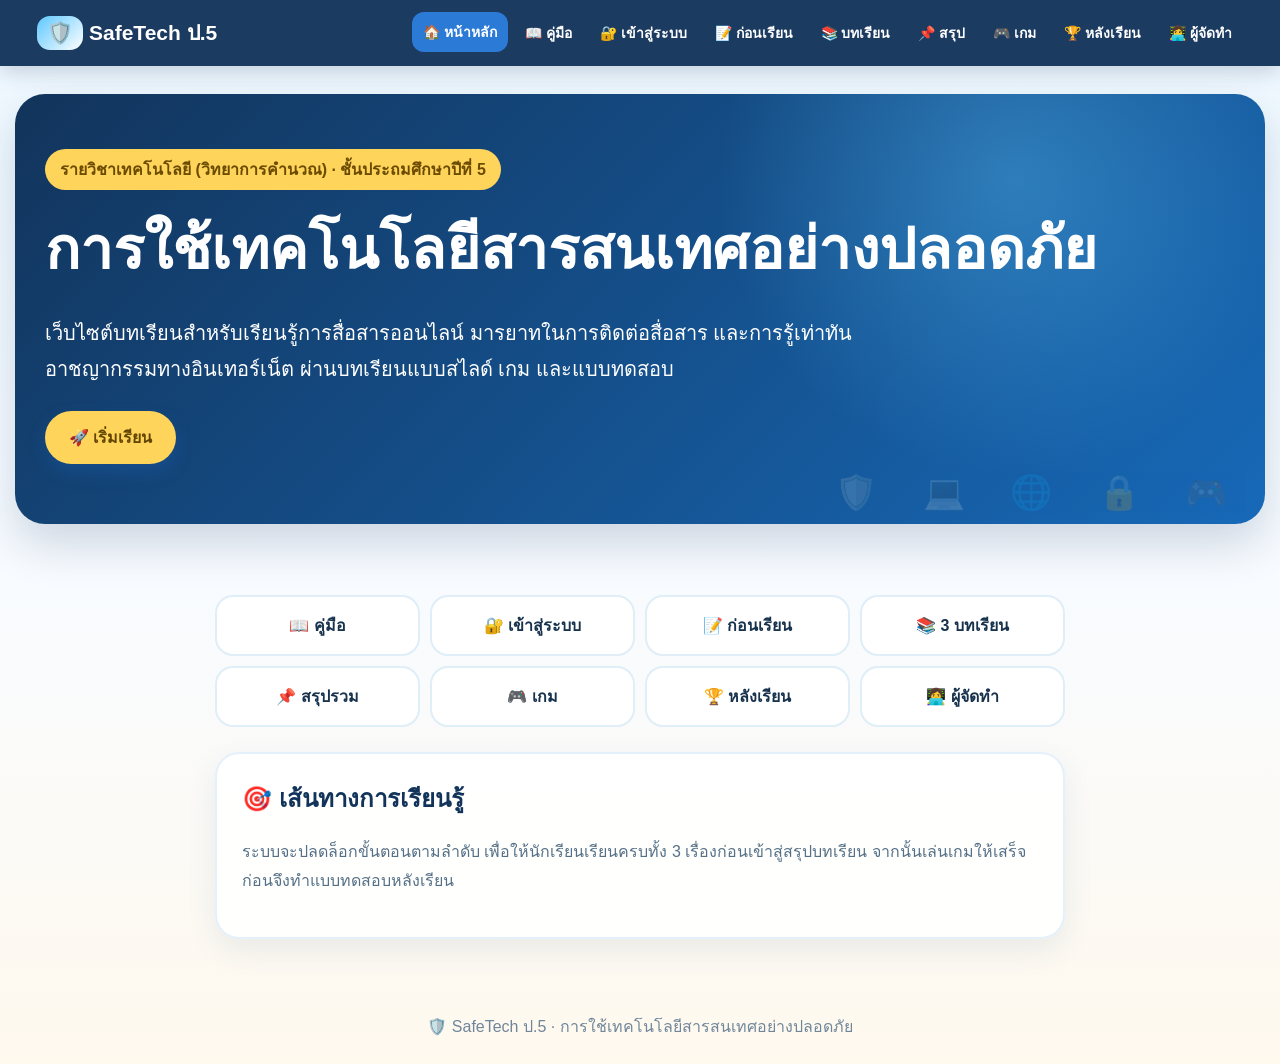
<file: index.html>
<!doctype html><html lang="th"><head><meta charset="UTF-8"><meta name="viewport" content="width=device-width,initial-scale=1.0"><title>SafeTech ป.5</title><link rel="stylesheet" href="style.css"></head><body><header class="header"><div class="header-inner"><div class="logo"><span>🛡️</span>SafeTech ป.5</div><nav class="nav"><a class="active" href="index.html">🏠 หน้าหลัก</a><a href="manual.html">📖 คู่มือ</a><a href="login.html">🔐 เข้าสู่ระบบ</a><a href="pretest.html">📝 ก่อนเรียน</a><a href="lessons.html">📚 บทเรียน</a><a href="summary.html">📌 สรุป</a><a href="game.html">🎮 เกม</a><a href="posttest.html">🏆 หลังเรียน</a><a href="creator.html">👩‍💻 ผู้จัดทำ</a></nav></div></header><main class="hero"><div class="hero-badge">รายวิชาเทคโนโลยี (วิทยาการคำนวณ) · ชั้นประถมศึกษาปีที่ 5</div><h1>การใช้เทคโนโลยีสารสนเทศอย่างปลอดภัย</h1><p>เว็บไซต์บทเรียนสำหรับเรียนรู้การสื่อสารออนไลน์ มารยาทในการติดต่อสื่อสาร และการรู้เท่าทันอาชญากรรมทางอินเทอร์เน็ต ผ่านบทเรียนแบบสไลด์ เกม และแบบทดสอบ</p><div class="btn-row" style="justify-content:flex-start"><a class="btn yellow" href="manual.html">🚀 เริ่มเรียน</a></div></main><section class="container"><div class="route-box"><div class="route"><div>📖 คู่มือ</div><div>🔐 เข้าสู่ระบบ</div><div>📝 ก่อนเรียน</div><div>📚 3 บทเรียน</div><div>📌 สรุปรวม</div><div>🎮 เกม</div><div>🏆 หลังเรียน</div><div>👩‍💻 ผู้จัดทำ</div></div><div class="card"><h2>🎯 เส้นทางการเรียนรู้</h2><p>ระบบจะปลดล็อกขั้นตอนตามลำดับ เพื่อให้นักเรียนเรียนครบทั้ง 3 เรื่องก่อนเข้าสู่สรุปบทเรียน จากนั้นเล่นเกมให้เสร็จก่อนจึงทำแบบทดสอบหลังเรียน</p></div></div></section><footer class="footer">🛡️ SafeTech ป.5 · การใช้เทคโนโลยีสารสนเทศอย่างปลอดภัย</footer></body></html>
</file>
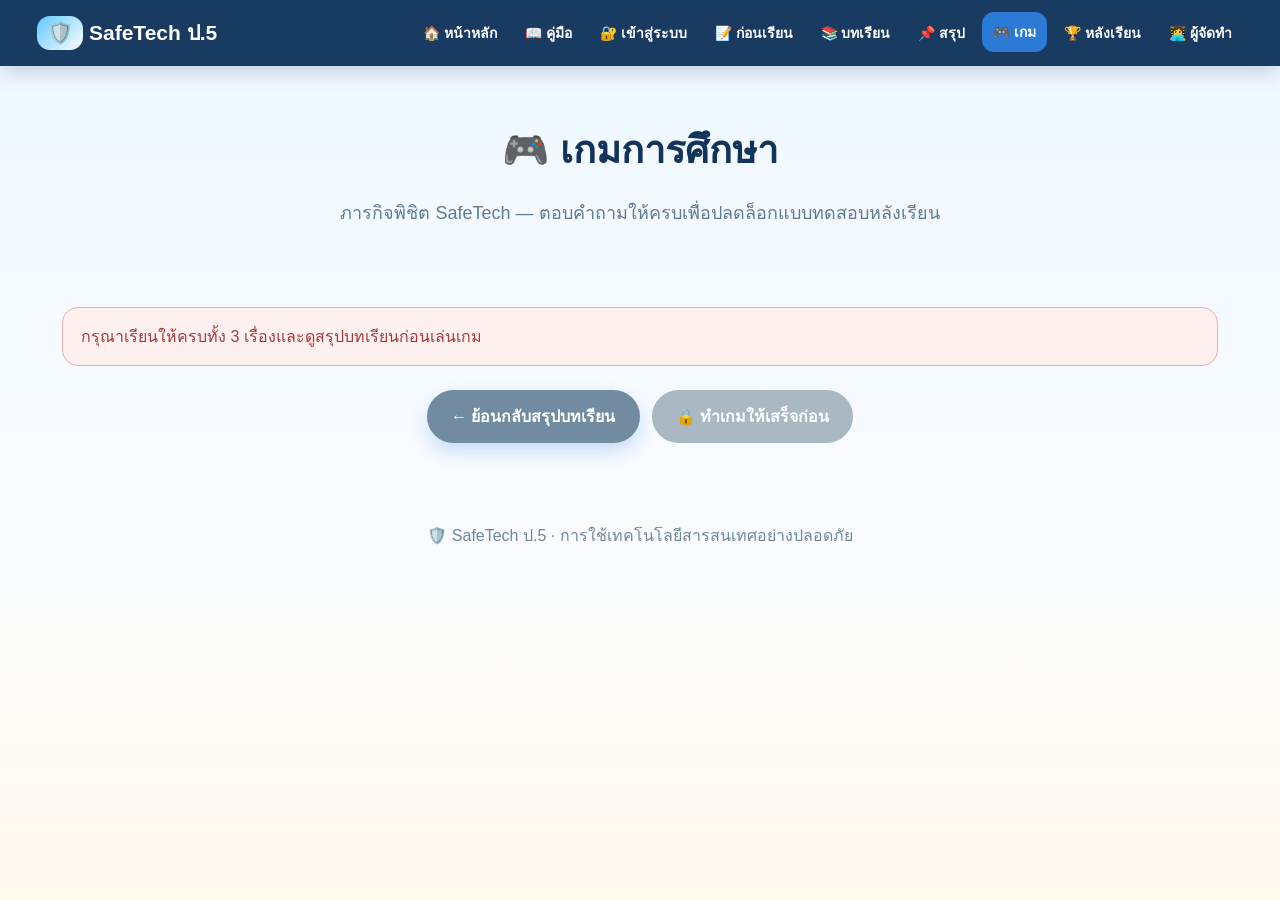
<file: game.html>
<!doctype html><html lang="th"><head><meta charset="UTF-8"><meta name="viewport" content="width=device-width,initial-scale=1.0"><title>เกมการศึกษา | SafeTech</title><link rel="stylesheet" href="style.css"></head><body><header class="header"><div class="header-inner"><div class="logo"><span>🛡️</span>SafeTech ป.5</div><nav class="nav"><a href="index.html">🏠 หน้าหลัก</a><a href="manual.html">📖 คู่มือ</a><a href="login.html">🔐 เข้าสู่ระบบ</a><a href="pretest.html">📝 ก่อนเรียน</a><a href="lessons.html">📚 บทเรียน</a><a href="summary.html">📌 สรุป</a><a class="active" href="game.html">🎮 เกม</a><a href="posttest.html">🏆 หลังเรียน</a><a href="creator.html">👩‍💻 ผู้จัดทำ</a></nav></div></header><main class="page-title"><h1>🎮 เกมการศึกษา</h1><p>ภารกิจพิชิต SafeTech — ตอบคำถามให้ครบเพื่อปลดล็อกแบบทดสอบหลังเรียน</p></main><section class="container"><div class="notice" id="gate"></div><div id="game" class="game-board"></div><div class="btn-row"><a class="btn back" href="summary.html">← ย้อนกลับสรุปบทเรียน</a><a class="btn green disabled" id="postBtn" href="#">🔒 ทำเกมให้เสร็จก่อน</a></div></section><script>const ready=localStorage.getItem('lesson1Done')==='1'&&localStorage.getItem('lesson2Done')==='1'&&localStorage.getItem('lesson3Done')==='1';if(!ready){gate.className='notice error';gate.textContent='กรุณาเรียนให้ครบทั้ง 3 เรื่องและดูสรุปบทเรียนก่อนเล่นเกม';document.getElementById('game').style.display='none'}else{gate.className='notice success';gate.textContent='เริ่มภารกิจได้เลย! ตอบให้ครบทุกข้อ';const data=[['ข้อ 1','ก่อนส่งข้อความออนไลน์ควรทำสิ่งใด?',['คิดและตรวจข้อความก่อนส่ง','ส่งทันที','ใช้คำหยาบ','เผยแพร่ต่อทันที'],0],['ข้อ 2','เมื่อเห็นความคิดเห็นต่างจากเรา ควรทำอย่างไร?',['เคารพและตอบอย่างสุภาพ','ล้อเลียน','โกรธและด่ากลับ','เผยแพร่ข้อมูลส่วนตัว'],0],['ข้อ 3','หากพบลิงก์น่าสงสัยควรทำอย่างไร?',['ไม่กดและตรวจสอบก่อน','กดทันที','กรอกข้อมูลทันที','ส่งต่อให้ทุกคน'],0],['ข้อ 4','ข้อมูลใดควรระวังเป็นพิเศษ?',['ข้อมูลส่วนตัวและรหัสผ่าน','สีที่ชอบ','ชื่อวิชา','จำนวนดินสอ'],0],['ข้อ 5','การเผยแพร่ข่าวโดยไม่ตรวจสอบอาจทำให้เกิดอะไร?',['ข้อมูลผิดถูกส่งต่อ','อินเทอร์เน็ตเร็วขึ้น','เครื่องชาร์จเร็วขึ้น','หน้าจอสว่างขึ้น'],0],['ข้อ 6','มารยาทออนไลน์ที่ดีคืออะไร?',['คิดถึงความรู้สึกผู้อื่น','รบกวนผู้อื่นตลอดเวลา','ส่งสแปม','ใช้คำหยาบ'],0]];let done=0;data.forEach((x,k)=>{const d=document.createElement('div');d.className='game-card';d.innerHTML='<h3>'+x[0]+' · '+x[1]+'</h3>'+x[2].map((o,i)=>'<button data-i="'+i+'">'+String.fromCharCode(65+i)+'. '+o+'</button>').join('');d.querySelectorAll('button').forEach(b=>b.onclick=()=>{if(d.dataset.done)return;d.dataset.done='1';let i=+b.dataset.i;if(i===x[3]){b.classList.add('correct');done++;}else{b.classList.add('wrong');d.querySelectorAll('button')[x[3]].classList.add('correct');done++;}if(done===data.length){localStorage.setItem('gameDone','1');postBtn.classList.remove('disabled');postBtn.href='posttest.html';postBtn.textContent='ไปแบบทดสอบหลังเรียน →';gate.textContent='🎉 ผ่านภารกิจเกมการศึกษาแล้ว สามารถทำแบบทดสอบหลังเรียนได้';gate.className='notice success'}});game.appendChild(d)})}</script><footer class="footer">🛡️ SafeTech ป.5 · การใช้เทคโนโลยีสารสนเทศอย่างปลอดภัย</footer></body></html>
</file>
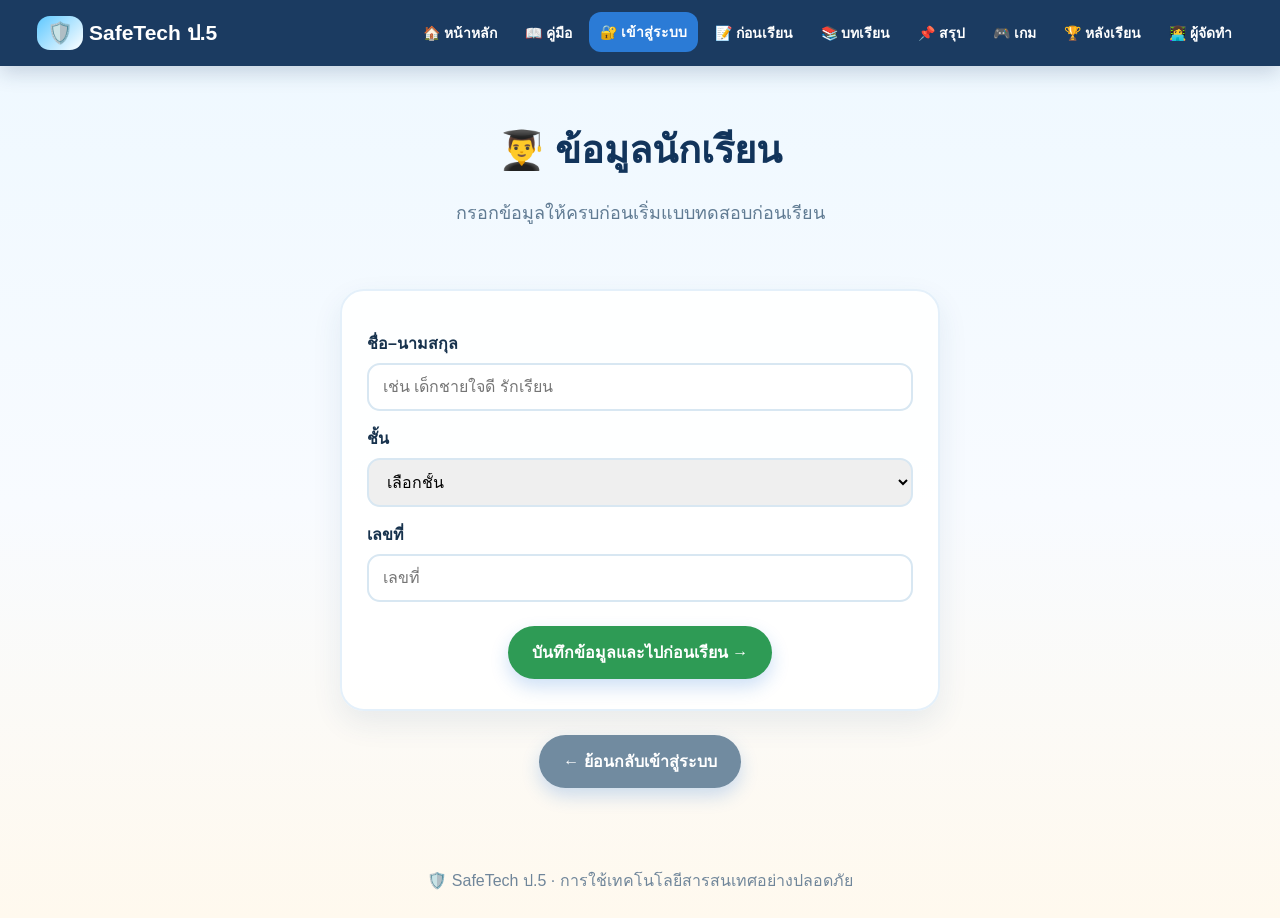
<file: lessons.html>
<!doctype html><html lang="th"><head><meta charset="UTF-8"><meta name="viewport" content="width=device-width,initial-scale=1.0"><title>บทเรียน | SafeTech</title><link rel="stylesheet" href="style.css"></head><body><header class="header"><div class="header-inner"><div class="logo"><span>🛡️</span>SafeTech ป.5</div><nav class="nav"><a href="index.html">🏠 หน้าหลัก</a><a href="manual.html">📖 คู่มือ</a><a href="login.html">🔐 เข้าสู่ระบบ</a><a href="pretest.html">📝 ก่อนเรียน</a><a class="active" href="lessons.html">📚 บทเรียน</a><a href="summary.html">📌 สรุป</a><a href="game.html">🎮 เกม</a><a href="posttest.html">🏆 หลังเรียน</a><a href="creator.html">👩‍💻 ผู้จัดทำ</a></nav></div></header><main class="page-title"><h1>📚 บทเรียน</h1><p>ต้องเรียนครบทั้ง 3 เรื่องก่อนจึงจะเข้าสู่สรุปบทเรียน</p></main><section class="container"><div class="notice" id="studentNotice"></div><div class="grid"><div class="card lesson-card" id="c1"><div><span class="lesson-no">เรื่องที่ 1</span><h2>💬 การติดต่อสื่อสารผ่านอินเทอร์เน็ต</h2><p>เรียนรู้ช่องทางการสื่อสารผ่านอินเทอร์เน็ตและการใช้งานอย่างเหมาะสม</p></div><a class="btn" href="lesson1.html" id="b1">เริ่มเรื่องที่ 1 →</a></div><div class="card lesson-card locked" id="c2"><div><span class="lesson-no">เรื่องที่ 2</span><h2>🤝 มารยาทในการติดต่อสื่อสารผ่านอินเทอร์เน็ต</h2><p>เรียนรู้การใช้ถ้อยคำสุภาพ เคารพผู้อื่น และคิดก่อนส่งข้อความ</p></div><a class="btn disabled" href="#" id="b2">🔒 ยังไม่ปลดล็อก</a></div><div class="card lesson-card locked" id="c3"><div><span class="lesson-no">เรื่องที่ 3</span><h2>🛡️ อาชญากรรมทางอินเทอร์เน็ต</h2><p>รู้จักภัยออนไลน์และแนวทางป้องกันตนเองจากอาชญากรรมทางอินเทอร์เน็ต</p></div><a class="btn disabled" href="#" id="b3">🔒 ยังไม่ปลดล็อก</a></div></div><div class="btn-row"><a class="btn back" href="pretest.html">← ย้อนกลับแบบทดสอบก่อนเรียน</a><a class="btn green disabled" id="summaryBtn" href="#">🔒 เรียนให้ครบ 3 เรื่องก่อน</a></div></section><script>const st=JSON.parse(localStorage.getItem('student')||'null');if(!st)location.href='student-login.html';studentNotice.innerHTML='นักเรียน: <b>'+st.name+'</b> · '+st.cls+' · เลขที่ '+st.no;let d1=localStorage.getItem('lesson1Done')==='1',d2=localStorage.getItem('lesson2Done')==='1',d3=localStorage.getItem('lesson3Done')==='1';function unlock(id,card,href,label){document.getElementById(card).classList.remove('locked');let b=document.getElementById(id);b.classList.remove('disabled');b.href=href;b.textContent=label}if(d1)unlock('b2','c2','lesson2.html','เริ่มเรื่องที่ 2 →');else unlock('b1','c1','lesson1.html','เริ่มเรื่องที่ 1 →');if(d2)unlock('b3','c3','lesson3.html','เริ่มเรื่องที่ 3 →');if(d3){summaryBtn.classList.remove('disabled');summaryBtn.href='summary.html';summaryBtn.textContent='ไปสรุปบทเรียน →'}else{summaryBtn.onclick=()=>alert('กรุณาเรียนให้ครบทั้ง 3 เรื่องก่อน')}b2.onclick=()=>{if(!d1)alert('กรุณาเรียนเรื่องที่ 1 ให้เสร็จก่อน')};b3.onclick=()=>{if(!d2)alert('กรุณาเรียนเรื่องที่ 2 ให้เสร็จก่อน')}</script><footer class="footer">🛡️ SafeTech ป.5 · การใช้เทคโนโลยีสารสนเทศอย่างปลอดภัย</footer></body></html>
</file>
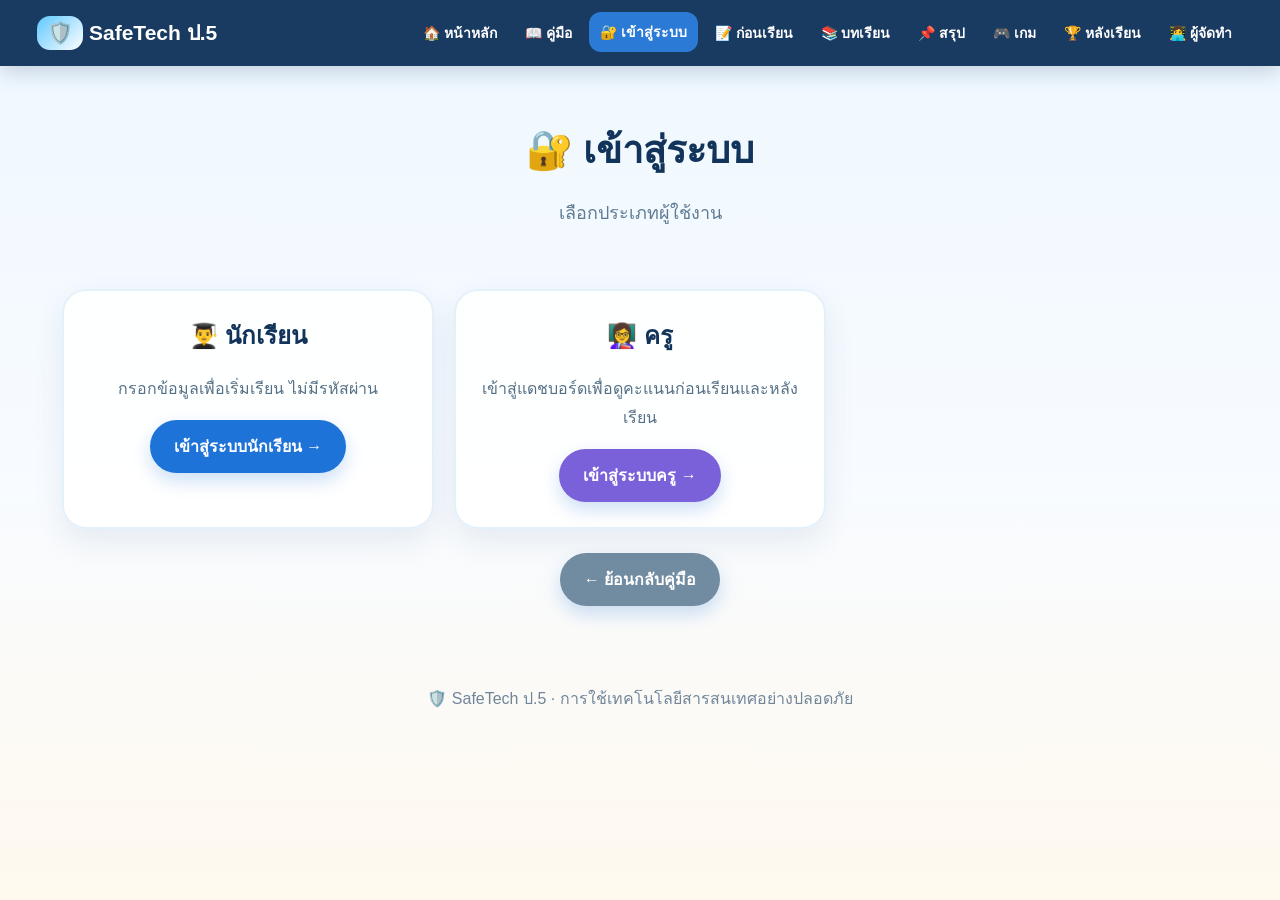
<file: login.html>
<!doctype html><html lang="th"><head><meta charset="UTF-8"><meta name="viewport" content="width=device-width,initial-scale=1.0"><title>เข้าสู่ระบบ | SafeTech</title><link rel="stylesheet" href="style.css"></head><body><header class="header"><div class="header-inner"><div class="logo"><span>🛡️</span>SafeTech ป.5</div><nav class="nav"><a href="index.html">🏠 หน้าหลัก</a><a href="manual.html">📖 คู่มือ</a><a class="active" href="login.html">🔐 เข้าสู่ระบบ</a><a href="pretest.html">📝 ก่อนเรียน</a><a href="lessons.html">📚 บทเรียน</a><a href="summary.html">📌 สรุป</a><a href="game.html">🎮 เกม</a><a href="posttest.html">🏆 หลังเรียน</a><a href="creator.html">👩‍💻 ผู้จัดทำ</a></nav></div></header><main class="page-title"><h1>🔐 เข้าสู่ระบบ</h1><p>เลือกประเภทผู้ใช้งาน</p></main><section class="container"><div class="grid"><div class="card" style="text-align:center"><h2>👨‍🎓 นักเรียน</h2><p>กรอกข้อมูลเพื่อเริ่มเรียน ไม่มีรหัสผ่าน</p><a class="btn" href="student-login.html">เข้าสู่ระบบนักเรียน →</a></div><div class="card" style="text-align:center"><h2>👩‍🏫 ครู</h2><p>เข้าสู่แดชบอร์ดเพื่อดูคะแนนก่อนเรียนและหลังเรียน</p><a class="btn purple" href="teacher-login.html">เข้าสู่ระบบครู →</a></div></div><div class="btn-row"><a class="btn back" href="manual.html">← ย้อนกลับคู่มือ</a></div></section><footer class="footer">🛡️ SafeTech ป.5 · การใช้เทคโนโลยีสารสนเทศอย่างปลอดภัย</footer></body></html>
</file>
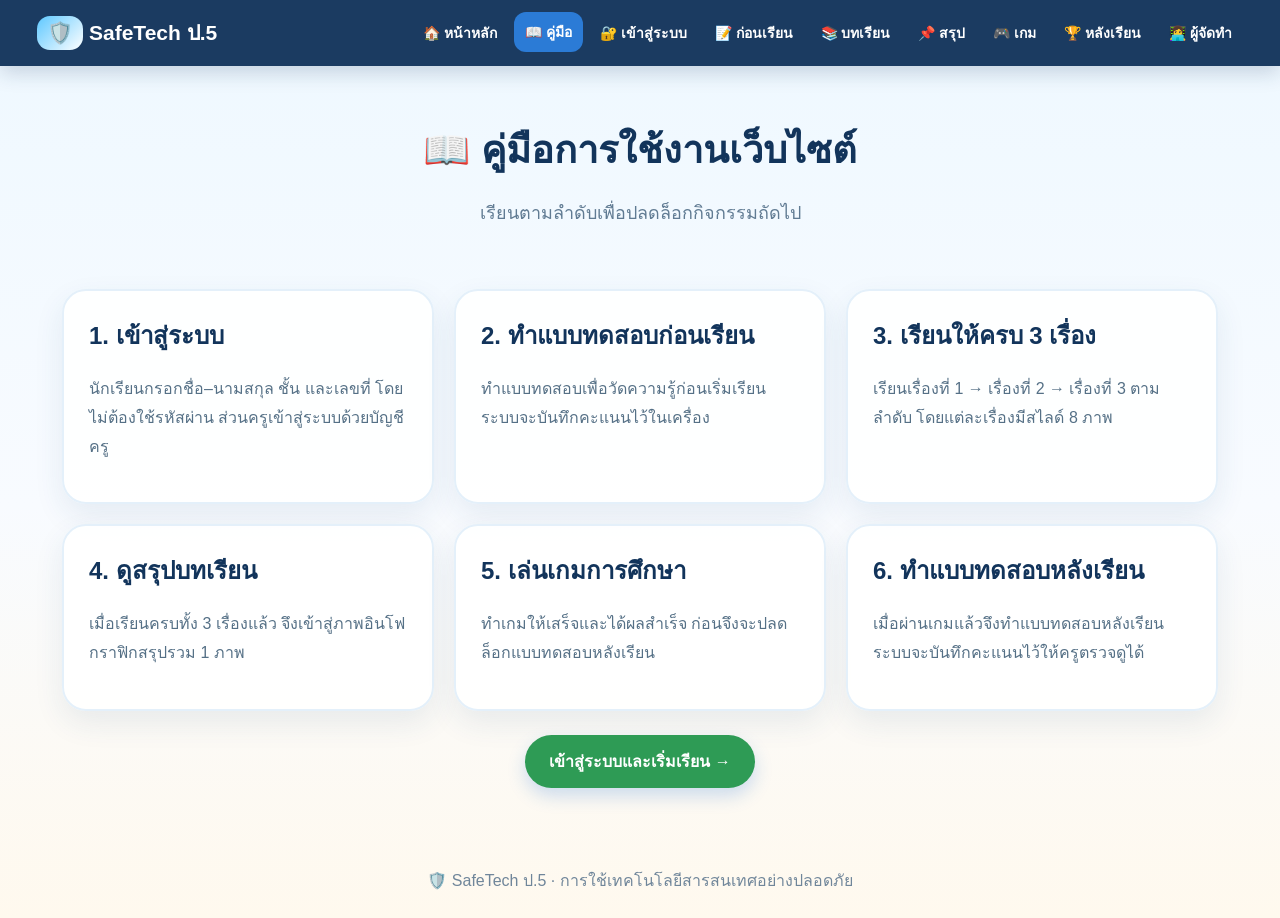
<file: manual.html>
<!doctype html><html lang="th"><head><meta charset="UTF-8"><meta name="viewport" content="width=device-width,initial-scale=1.0"><title>คู่มือ | SafeTech</title><link rel="stylesheet" href="style.css"></head><body><header class="header"><div class="header-inner"><div class="logo"><span>🛡️</span>SafeTech ป.5</div><nav class="nav"><a href="index.html">🏠 หน้าหลัก</a><a class="active" href="manual.html">📖 คู่มือ</a><a href="login.html">🔐 เข้าสู่ระบบ</a><a href="pretest.html">📝 ก่อนเรียน</a><a href="lessons.html">📚 บทเรียน</a><a href="summary.html">📌 สรุป</a><a href="game.html">🎮 เกม</a><a href="posttest.html">🏆 หลังเรียน</a><a href="creator.html">👩‍💻 ผู้จัดทำ</a></nav></div></header><main class="page-title"><h1>📖 คู่มือการใช้งานเว็บไซต์</h1><p>เรียนตามลำดับเพื่อปลดล็อกกิจกรรมถัดไป</p></main><section class="container"><div class="grid"><div class="card"><h2>1. เข้าสู่ระบบ</h2><p>นักเรียนกรอกชื่อ–นามสกุล ชั้น และเลขที่ โดยไม่ต้องใช้รหัสผ่าน ส่วนครูเข้าสู่ระบบด้วยบัญชีครู</p></div><div class="card"><h2>2. ทำแบบทดสอบก่อนเรียน</h2><p>ทำแบบทดสอบเพื่อวัดความรู้ก่อนเริ่มเรียน ระบบจะบันทึกคะแนนไว้ในเครื่อง</p></div><div class="card"><h2>3. เรียนให้ครบ 3 เรื่อง</h2><p>เรียนเรื่องที่ 1 → เรื่องที่ 2 → เรื่องที่ 3 ตามลำดับ โดยแต่ละเรื่องมีสไลด์ 8 ภาพ</p></div><div class="card"><h2>4. ดูสรุปบทเรียน</h2><p>เมื่อเรียนครบทั้ง 3 เรื่องแล้ว จึงเข้าสู่ภาพอินโฟกราฟิกสรุปรวม 1 ภาพ</p></div><div class="card"><h2>5. เล่นเกมการศึกษา</h2><p>ทำเกมให้เสร็จและได้ผลสำเร็จ ก่อนจึงจะปลดล็อกแบบทดสอบหลังเรียน</p></div><div class="card"><h2>6. ทำแบบทดสอบหลังเรียน</h2><p>เมื่อผ่านเกมแล้วจึงทำแบบทดสอบหลังเรียน ระบบจะบันทึกคะแนนไว้ให้ครูตรวจดูได้</p></div></div><div class="btn-row"><a class="btn green" href="login.html">เข้าสู่ระบบและเริ่มเรียน →</a></div></section><footer class="footer">🛡️ SafeTech ป.5 · การใช้เทคโนโลยีสารสนเทศอย่างปลอดภัย</footer></body></html>
</file>
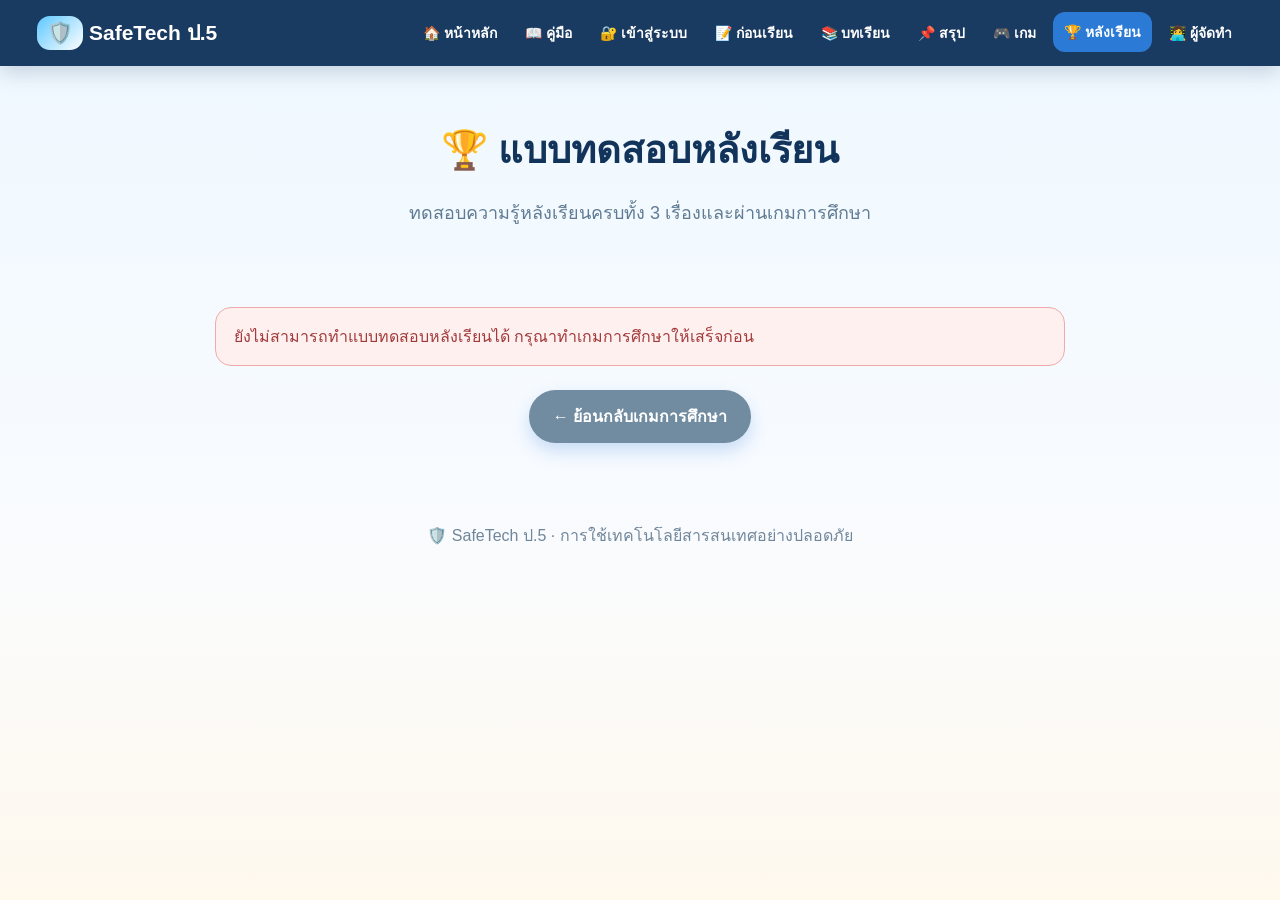
<file: posttest.html>
<!doctype html><html lang="th"><head><meta charset="UTF-8"><meta name="viewport" content="width=device-width,initial-scale=1.0"><title>หลังเรียน | SafeTech</title><link rel="stylesheet" href="style.css"></head><body><header class="header"><div class="header-inner"><div class="logo"><span>🛡️</span>SafeTech ป.5</div><nav class="nav"><a href="index.html">🏠 หน้าหลัก</a><a href="manual.html">📖 คู่มือ</a><a href="login.html">🔐 เข้าสู่ระบบ</a><a href="pretest.html">📝 ก่อนเรียน</a><a href="lessons.html">📚 บทเรียน</a><a href="summary.html">📌 สรุป</a><a href="game.html">🎮 เกม</a><a class="active" href="posttest.html">🏆 หลังเรียน</a><a href="creator.html">👩‍💻 ผู้จัดทำ</a></nav></div></header><main class="page-title"><h1>🏆 แบบทดสอบหลังเรียน</h1><p>ทดสอบความรู้หลังเรียนครบทั้ง 3 เรื่องและผ่านเกมการศึกษา</p></main><section class="container"><div class="quiz"><div id="gate"></div><form id="quiz" style="display:none"><div class="question"><h3>1. ข้อใดเป็นการสื่อสารออนไลน์อย่างปลอดภัย?</h3><label class="option"><input type="radio" name="q0" value="A"> A. ใช้ถ้อยคำสุภาพและไม่เปิดเผยข้อมูลส่วนตัว</label><label class="option"><input type="radio" name="q0" value="B"> B. ส่งรหัสผ่านให้เพื่อน</label><label class="option"><input type="radio" name="q0" value="C"> C. เผยแพร่ข่าวที่ยังไม่ตรวจสอบ</label><label class="option"><input type="radio" name="q0" value="D"> D. ตอบด้วยคำหยาบ</label></div><div class="question"><h3>2. เมื่อมีความคิดเห็นแตกต่าง ควรทำอย่างไร?</h3><label class="option"><input type="radio" name="q1" value="A"> A. เคารพและใช้เหตุผล</label><label class="option"><input type="radio" name="q1" value="B"> B. ล้อเลียน</label><label class="option"><input type="radio" name="q1" value="C"> C. เผยแพร่ชื่ออีกฝ่าย</label><label class="option"><input type="radio" name="q1" value="D"> D. ด่ากลับ</label></div><div class="question"><h3>3. ข้อใดเป็นตัวอย่างของอาชญากรรมทางอินเทอร์เน็ต?</h3><label class="option"><input type="radio" name="q2" value="A"> A. การหลอกเอาข้อมูลส่วนตัว</label><label class="option"><input type="radio" name="q2" value="B"> B. การทำรายงาน</label><label class="option"><input type="radio" name="q2" value="C"> C. การวาดภาพ</label><label class="option"><input type="radio" name="q2" value="D"> D. การอ่านบทเรียน</label></div><div class="question"><h3>4. หากได้รับข้อความขอรหัสผ่าน ควรทำอย่างไร?</h3><label class="option"><input type="radio" name="q3" value="A"> A. ไม่เปิดเผยรหัสผ่าน</label><label class="option"><input type="radio" name="q3" value="B"> B. ส่งให้ทันที</label><label class="option"><input type="radio" name="q3" value="C"> C. โพสต์ลงสาธารณะ</label><label class="option"><input type="radio" name="q3" value="D"> D. ส่งต่อให้คนอื่น</label></div><div class="question"><h3>5. ก่อนคลิกลิงก์ควรตรวจสอบอะไร?</h3><label class="option"><input type="radio" name="q4" value="A"> A. แหล่งที่มาและความน่าเชื่อถือ</label><label class="option"><input type="radio" name="q4" value="B"> B. สีของหน้าจอ</label><label class="option"><input type="radio" name="q4" value="C"> C. จำนวนเพื่อน</label><label class="option"><input type="radio" name="q4" value="D"> D. เสียงแจ้งเตือน</label></div><div class="question"><h3>6. การใช้คำสุภาพช่วยอะไรในการสื่อสาร?</h3><label class="option"><input type="radio" name="q5" value="A"> A. ลดความขัดแย้งและแสดงความเคารพ</label><label class="option"><input type="radio" name="q5" value="B"> B. ทำให้อินเทอร์เน็ตเร็วขึ้น</label><label class="option"><input type="radio" name="q5" value="C"> C. เพิ่มพื้นที่เครื่อง</label><label class="option"><input type="radio" name="q5" value="D"> D. ทำให้แบตเตอรี่เต็ม</label></div><div class="question"><h3>7. ข้อมูลใดไม่ควรเผยแพร่ต่อสาธารณะโดยไม่จำเป็น?</h3><label class="option"><input type="radio" name="q6" value="A"> A. รหัสผ่านและข้อมูลส่วนตัว</label><label class="option"><input type="radio" name="q6" value="B"> B. ชื่อวิชา</label><label class="option"><input type="radio" name="q6" value="C"> C. สีที่ชอบ</label><label class="option"><input type="radio" name="q6" value="D"> D. งานอดิเรกทั่วไป</label></div><div class="question"><h3>8. หากพบการกลั่นแกล้งออนไลน์ควรทำอย่างไร?</h3><label class="option"><input type="radio" name="q7" value="A"> A. เก็บหลักฐานและบอกผู้ใหญ่ที่ไว้ใจ</label><label class="option"><input type="radio" name="q7" value="B"> B. โต้กลับด้วยคำหยาบ</label><label class="option"><input type="radio" name="q7" value="C"> C. เผยแพร่ต่อ</label><label class="option"><input type="radio" name="q7" value="D"> D. สร้างบัญชีใหม่เพื่อแกล้งกลับ</label></div><div class="question"><h3>9. การตรวจสอบข่าวก่อนแชร์ช่วยอะไร?</h3><label class="option"><input type="radio" name="q8" value="A"> A. ลดการเผยแพร่ข้อมูลผิด</label><label class="option"><input type="radio" name="q8" value="B"> B. เพิ่มจำนวนผู้ติดตามเสมอ</label><label class="option"><input type="radio" name="q8" value="C"> C. ทำให้เครื่องเร็วขึ้น</label><label class="option"><input type="radio" name="q8" value="D"> D. เพิ่มพื้นที่จัดเก็บ</label></div><div class="question"><h3>10. สิ่งสำคัญที่สุดเมื่อใช้อินเทอร์เน็ตคืออะไร?</h3><label class="option"><input type="radio" name="q9" value="A"> A. ใช้อย่างมีสติ ปลอดภัย และรับผิดชอบ</label><label class="option"><input type="radio" name="q9" value="B"> B. เชื่อทุกข้อความ</label><label class="option"><input type="radio" name="q9" value="C"> C. เปิดเผยข้อมูลทุกอย่าง</label><label class="option"><input type="radio" name="q9" value="D"> D. แชร์ทุกลิงก์ที่ได้รับ</label></div><div class="btn-row"><button class="btn green" type="submit">ส่งคำตอบและดูผลคะแนน →</button></div></form><div id="result"></div><div class="btn-row"><a class="btn back" href="game.html">← ย้อนกลับเกมการศึกษา</a><a class="btn purple" id="creatorBtn" style="display:none" href="creator.html">ไปหน้าผู้จัดทำ →</a></div></div></section><script>const allowed=localStorage.getItem('gameDone')==='1';if(!allowed){gate.className='notice error';gate.textContent='ยังไม่สามารถทำแบบทดสอบหลังเรียนได้ กรุณาทำเกมการศึกษาให้เสร็จก่อน'}else{gate.className='notice success';gate.textContent='ผ่านเกมการศึกษาแล้ว เริ่มทำแบบทดสอบหลังเรียนได้เลย';quiz.style.display='block'}const ans='A,A,A,A,A,A,A,A,A,A'.split(',');quiz.addEventListener('submit',e=>{e.preventDefault();let score=0;ans.forEach((a,i)=>{let x=document.querySelector('input[name=q'+i+']:checked');if(x&&x.value===a)score++});localStorage.setItem('posttestScore',score);localStorage.setItem('posttestTotal',ans.length);localStorage.setItem('posttestDone','1');result.innerHTML='<div class="result">คะแนนหลังเรียน '+score+' / '+ans.length+' คะแนน</div>';quiz.style.display='none';creatorBtn.style.display='inline-block'})</script><footer class="footer">🛡️ SafeTech ป.5 · การใช้เทคโนโลยีสารสนเทศอย่างปลอดภัย</footer></body></html>
</file>
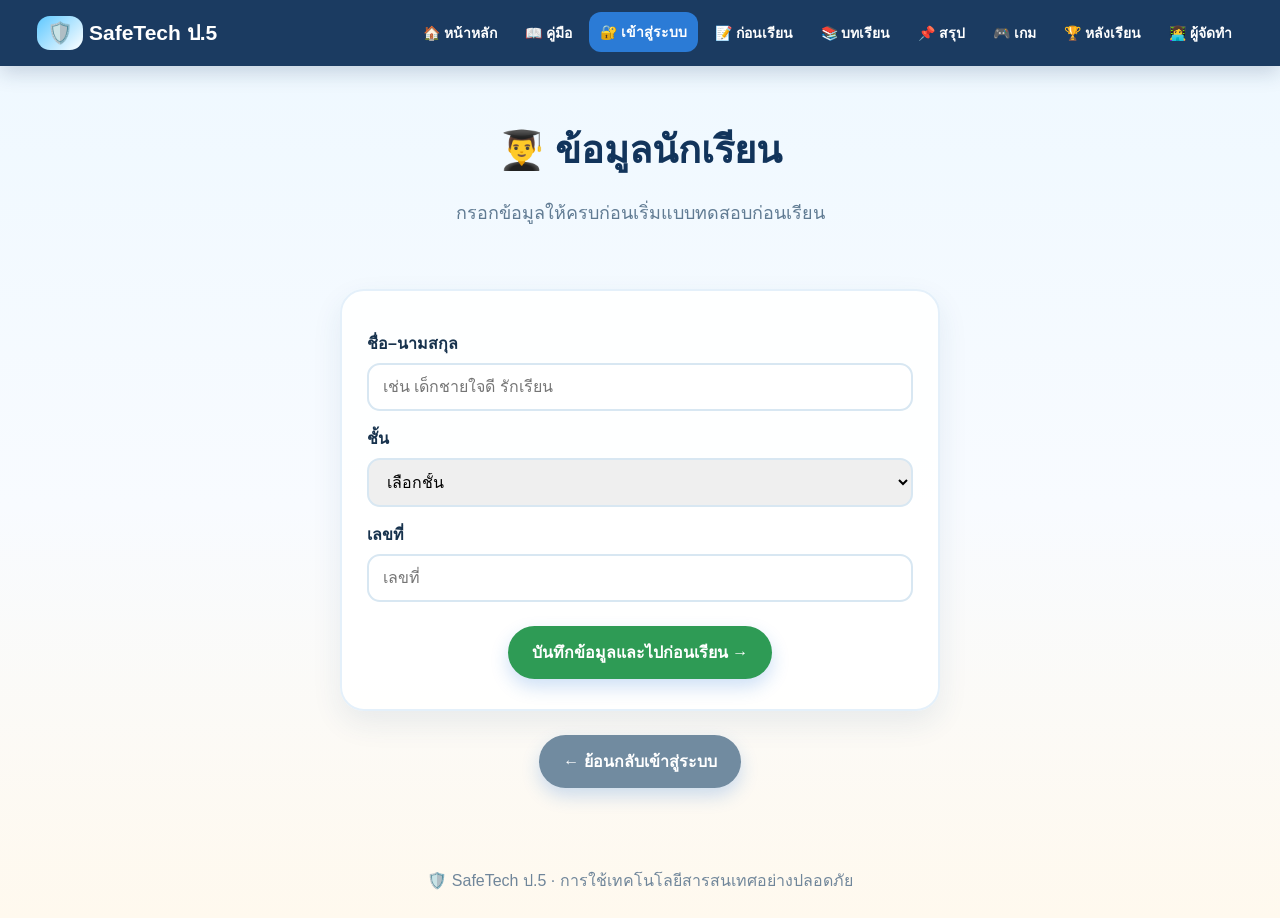
<file: pretest.html>
<!doctype html><html lang="th"><head><meta charset="UTF-8"><meta name="viewport" content="width=device-width,initial-scale=1.0"><title>ก่อนเรียน | SafeTech</title><link rel="stylesheet" href="style.css"></head><body><header class="header"><div class="header-inner"><div class="logo"><span>🛡️</span>SafeTech ป.5</div><nav class="nav"><a href="index.html">🏠 หน้าหลัก</a><a href="manual.html">📖 คู่มือ</a><a href="login.html">🔐 เข้าสู่ระบบ</a><a class="active" href="pretest.html">📝 ก่อนเรียน</a><a href="lessons.html">📚 บทเรียน</a><a href="summary.html">📌 สรุป</a><a href="game.html">🎮 เกม</a><a href="posttest.html">🏆 หลังเรียน</a><a href="creator.html">👩‍💻 ผู้จัดทำ</a></nav></div></header><main class="page-title"><h1>📝 แบบทดสอบก่อนเรียน</h1><p>วัดความรู้ก่อนเริ่มบทเรียน</p></main><section class="container"><div class="quiz"><div class="notice">นักเรียน: <b id="who">ยังไม่ได้เข้าสู่ระบบ</b></div><form id="quiz"><div class="question"><h3>1. การสื่อสารผ่านอินเทอร์เน็ตข้อใดเหมาะสมที่สุด?</h3><label class="option"><input type="radio" name="q0" value="A"> A. ส่งข้อความด้วยถ้อยคำสุภาพ</label><label class="option"><input type="radio" name="q0" value="B"> B. ส่งข้อมูลส่วนตัวให้ทุกคน</label><label class="option"><input type="radio" name="q0" value="C"> C. ใช้คำหยาบเมื่อไม่พอใจ</label><label class="option"><input type="radio" name="q0" value="D"> D. เผยแพร่ข่าวทันทีโดยไม่ตรวจสอบ</label></div><div class="question"><h3>2. ข้อใดเป็นตัวอย่างของการสื่อสารผ่านอินเทอร์เน็ต?</h3><label class="option"><input type="radio" name="q1" value="A"> A. อีเมล</label><label class="option"><input type="radio" name="q1" value="B"> B. การเดินไปพูดคุย</label><label class="option"><input type="radio" name="q1" value="C"> C. การเขียนบนกระดาษ</label><label class="option"><input type="radio" name="q1" value="D"> D. การส่งจดหมายทางไปรษณีย์</label></div><div class="question"><h3>3. ก่อนส่งข้อความออนไลน์ควรทำสิ่งใด?</h3><label class="option"><input type="radio" name="q2" value="A"> A. คิดถึงผลกระทบและตรวจข้อความ</label><label class="option"><input type="radio" name="q2" value="B"> B. ส่งทันที</label><label class="option"><input type="radio" name="q2" value="C"> C. ใช้ตัวพิมพ์ใหญ่ทั้งหมด</label><label class="option"><input type="radio" name="q2" value="D"> D. ส่งต่อให้หลายคนก่อนอ่าน</label></div><div class="question"><h3>4. เมื่อเห็นความคิดเห็นต่างจากเรา ควรทำอย่างไร?</h3><label class="option"><input type="radio" name="q3" value="A"> A. เคารพความคิดเห็นและตอบอย่างสุภาพ</label><label class="option"><input type="radio" name="q3" value="B"> B. ล้อเลียน</label><label class="option"><input type="radio" name="q3" value="C"> C. โต้เถียงด้วยคำหยาบ</label><label class="option"><input type="radio" name="q3" value="D"> D. เผยแพร่ข้อมูลของอีกฝ่าย</label></div><div class="question"><h3>5. การนำข้อมูลของผู้อื่นไปเผยแพร่โดยไม่ได้รับอนุญาตอาจก่อให้เกิดอะไร?</h3><label class="option"><input type="radio" name="q4" value="A"> A. ปัญหาความเป็นส่วนตัว</label><label class="option"><input type="radio" name="q4" value="B"> B. ความเร็วอินเทอร์เน็ตเพิ่มขึ้น</label><label class="option"><input type="radio" name="q4" value="C"> C. เครื่องทำงานเร็วขึ้น</label><label class="option"><input type="radio" name="q4" value="D"> D. พื้นที่เก็บข้อมูลเพิ่มขึ้น</label></div><div class="question"><h3>6. ข้อใดเกี่ยวข้องกับอาชญากรรมทางอินเทอร์เน็ต?</h3><label class="option"><input type="radio" name="q5" value="A"> A. การหลอกเอาข้อมูลส่วนตัว</label><label class="option"><input type="radio" name="q5" value="B"> B. การอ่านหนังสือ</label><label class="option"><input type="radio" name="q5" value="C"> C. การวาดรูป</label><label class="option"><input type="radio" name="q5" value="D"> D. การทำการบ้าน</label></div><div class="question"><h3>7. หากได้รับลิงก์ที่น่าสงสัยควรทำอย่างไร?</h3><label class="option"><input type="radio" name="q6" value="A"> A. ไม่กดและตรวจสอบก่อน</label><label class="option"><input type="radio" name="q6" value="B"> B. กดทันที</label><label class="option"><input type="radio" name="q6" value="C"> C. ส่งต่อให้เพื่อน</label><label class="option"><input type="radio" name="q6" value="D"> D. กรอกข้อมูลส่วนตัวก่อน</label></div><div class="question"><h3>8. รหัสผ่านที่ดีควรมีลักษณะอย่างไร?</h3><label class="option"><input type="radio" name="q7" value="A"> A. คาดเดายากและไม่บอกผู้อื่น</label><label class="option"><input type="radio" name="q7" value="B"> B. ใช้ชื่อเล่น</label><label class="option"><input type="radio" name="q7" value="C"> C. ใช้ 123456</label><label class="option"><input type="radio" name="q7" value="D"> D. ใช้วันเกิดอย่างเดียว</label></div><div class="question"><h3>9. ข้อใดเป็นมารยาทที่ดีในการสื่อสารออนไลน์?</h3><label class="option"><input type="radio" name="q8" value="A"> A. ใช้ถ้อยคำสุภาพและเคารพผู้อื่น</label><label class="option"><input type="radio" name="q8" value="B"> B. ส่งข้อความรบกวนตลอดเวลา</label><label class="option"><input type="radio" name="q8" value="C"> C. พูดเสียดสี</label><label class="option"><input type="radio" name="q8" value="D"> D. เผยแพร่ข่าวลือ</label></div><div class="question"><h3>10. หากสงสัยว่าถูกหลอกออนไลน์ควรทำอย่างไร?</h3><label class="option"><input type="radio" name="q9" value="A"> A. หยุดการติดต่อและขอความช่วยเหลือจากผู้ใหญ่</label><label class="option"><input type="radio" name="q9" value="B"> B. ส่งเงินเพิ่ม</label><label class="option"><input type="radio" name="q9" value="C"> C. ส่งข้อมูลเพิ่ม</label><label class="option"><input type="radio" name="q9" value="D"> D. เผยแพร่ต่อทันที</label></div><div class="btn-row"><button class="btn green" type="submit">ส่งคำตอบและไปบทเรียน →</button></div></form><div id="result"></div></div></section><script>const ans='A,A,A,A,A,A,A,A,A,A'.split(',');const st=JSON.parse(localStorage.getItem('student')||'null');if(!st){location.href='student-login.html'}else{who.textContent=st.name+' · '+st.cls+' · เลขที่ '+st.no};quiz.addEventListener('submit',e=>{e.preventDefault();let score=0;ans.forEach((a,i)=>{let x=document.querySelector('input[name=q'+i+']:checked');if(x&&x.value===a)score++});localStorage.setItem('pretestScore',score);localStorage.setItem('pretestTotal',ans.length);localStorage.setItem('pretestDone','1');result.innerHTML='<div class="result">คะแนนก่อนเรียน '+score+' / '+ans.length+' คะแนน<br><span class="small">กำลังเข้าสู่บทเรียน...</span></div>';setTimeout(()=>location.href='lessons.html',900)})</script><footer class="footer">🛡️ SafeTech ป.5 · การใช้เทคโนโลยีสารสนเทศอย่างปลอดภัย</footer></body></html>
</file>
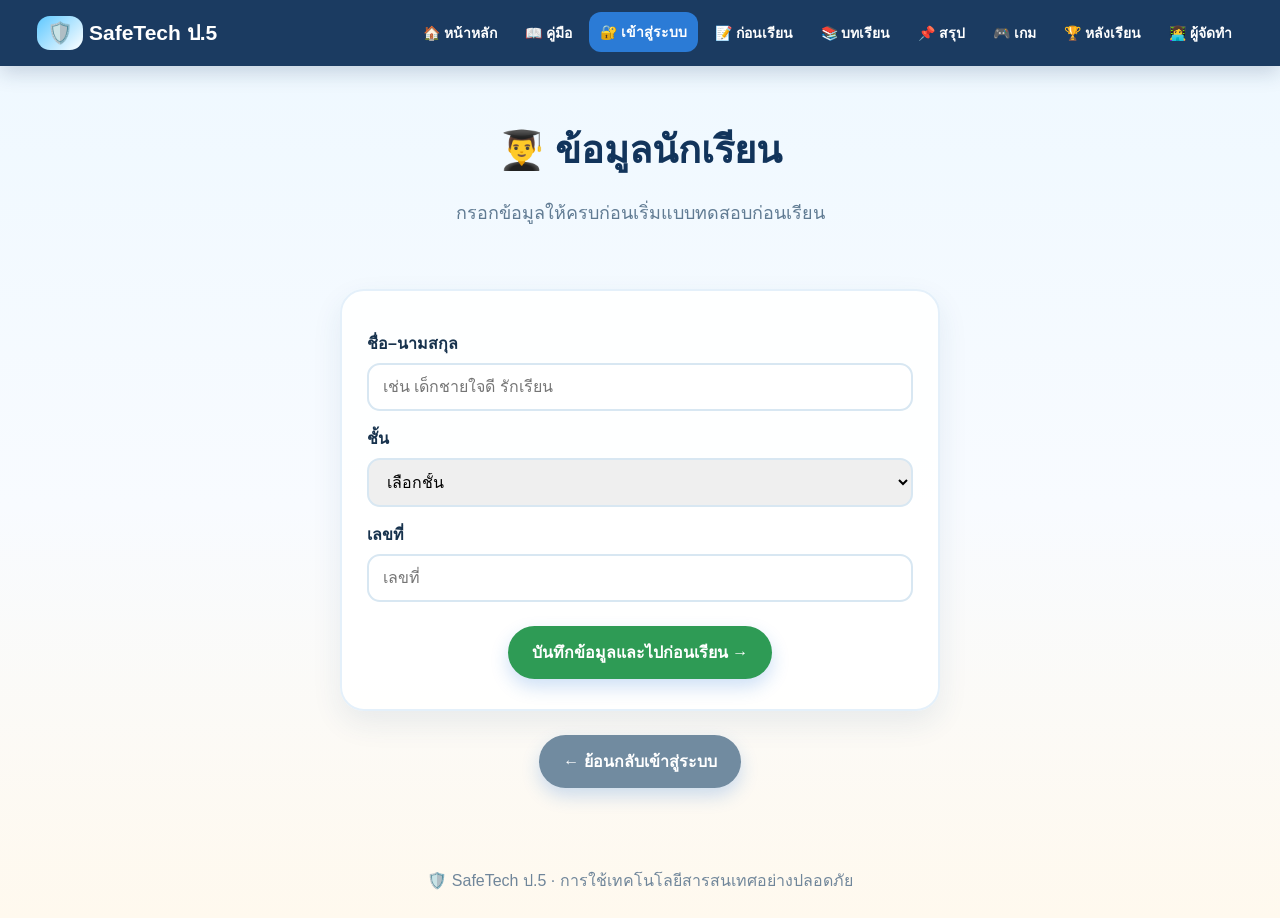
<file: student-login.html>
<!doctype html><html lang="th"><head><meta charset="UTF-8"><meta name="viewport" content="width=device-width,initial-scale=1.0"><title>นักเรียน | SafeTech</title><link rel="stylesheet" href="style.css"></head><body><header class="header"><div class="header-inner"><div class="logo"><span>🛡️</span>SafeTech ป.5</div><nav class="nav"><a href="index.html">🏠 หน้าหลัก</a><a href="manual.html">📖 คู่มือ</a><a class="active" href="login.html">🔐 เข้าสู่ระบบ</a><a href="pretest.html">📝 ก่อนเรียน</a><a href="lessons.html">📚 บทเรียน</a><a href="summary.html">📌 สรุป</a><a href="game.html">🎮 เกม</a><a href="posttest.html">🏆 หลังเรียน</a><a href="creator.html">👩‍💻 ผู้จัดทำ</a></nav></div></header><main class="page-title"><h1>👨‍🎓 ข้อมูลนักเรียน</h1><p>กรอกข้อมูลให้ครบก่อนเริ่มแบบทดสอบก่อนเรียน</p></main><section class="container"><div class="card form-card"><form id="studentForm"><div class="field"><label>ชื่อ–นามสกุล</label><input id="studentName" required placeholder="เช่น เด็กชายใจดี รักเรียน"></div><div class="field"><label>ชั้น</label><select id="studentClass" required><option value="">เลือกชั้น</option><option>ป.5/1</option><option>ป.5/2</option><option>ป.5/3</option><option>ป.5/4</option></select></div><div class="field"><label>เลขที่</label><input id="studentNo" type="number" min="1" required placeholder="เลขที่"></div><div class="btn-row"><button class="btn green" type="submit">บันทึกข้อมูลและไปก่อนเรียน →</button></div></form><div id="msg"></div></div><div class="btn-row"><a class="btn back" href="login.html">← ย้อนกลับเข้าสู่ระบบ</a></div></section><script>document.getElementById('studentForm').addEventListener('submit',e=>{e.preventDefault();localStorage.setItem('student',JSON.stringify({name:studentName.value.trim(),cls:studentClass.value,no:studentNo.value}));location.href='pretest.html'});</script><footer class="footer">🛡️ SafeTech ป.5 · การใช้เทคโนโลยีสารสนเทศอย่างปลอดภัย</footer></body></html>
</file>
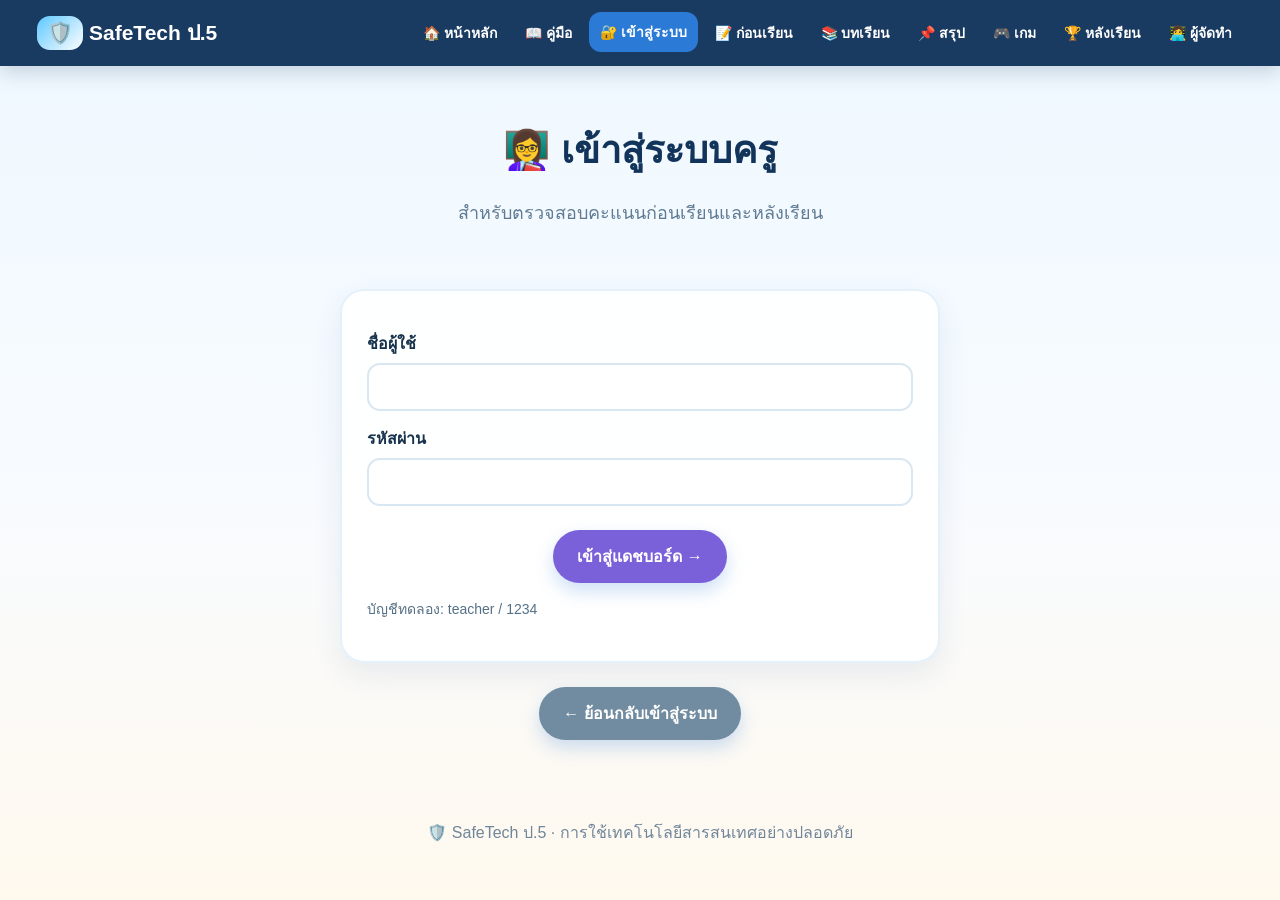
<file: teacher-dashboard.html>
<!doctype html><html lang="th"><head><meta charset="UTF-8"><meta name="viewport" content="width=device-width,initial-scale=1.0"><title>แดชบอร์ดครู | SafeTech</title><link rel="stylesheet" href="style.css"></head><body><header class="header"><div class="header-inner"><div class="logo"><span>🛡️</span>SafeTech ป.5</div><nav class="nav"><a href="index.html">🏠 หน้าหลัก</a><a href="manual.html">📖 คู่มือ</a><a class="active" href="login.html">🔐 เข้าสู่ระบบ</a><a href="pretest.html">📝 ก่อนเรียน</a><a href="lessons.html">📚 บทเรียน</a><a href="summary.html">📌 สรุป</a><a href="game.html">🎮 เกม</a><a href="posttest.html">🏆 หลังเรียน</a><a href="creator.html">👩‍💻 ผู้จัดทำ</a></nav></div></header><main class="page-title"><h1>👩‍🏫 แดชบอร์ดครู</h1><p>ดูคะแนนที่บันทึกไว้ในเครื่องนี้</p></main><section class="container"><div class="card"><div id="auth"></div><div class="table-wrap"><table class="score-table"><thead><tr><th>นักเรียน</th><th>ชั้น</th><th>เลขที่</th><th>ก่อนเรียน</th><th>หลังเรียน</th><th>สถานะ</th></tr></thead><tbody id="rows"></tbody></table></div><div class="btn-row"><button class="btn back" onclick="sessionStorage.removeItem('teacherAuth');location.href='teacher-login.html'">ออกจากระบบครู</button><a class="btn" href="index.html">หน้าหลัก</a></div></div></section><script>if(sessionStorage.getItem('teacherAuth')!=='1'){location.href='teacher-login.html'}else{let s=JSON.parse(localStorage.getItem('student')||'null'),pre=localStorage.getItem('pretestScore'),pt=localStorage.getItem('posttestScore'),preT=localStorage.getItem('pretestTotal')||10,ptT=localStorage.getItem('posttestTotal')||10;auth.innerHTML=s?'<div class="notice success">กำลังดูข้อมูลของ '+s.name+'</div>':'<div class="notice">ยังไม่มีข้อมูลนักเรียน</div>';rows.innerHTML=s?'<tr><td>'+s.name+'</td><td>'+s.cls+'</td><td>'+s.no+'</td><td>'+(pre??'-')+' / '+preT+'</td><td>'+(pt??'-')+' / '+ptT+'</td><td>'+(pt?'ทำครบแล้ว':'กำลังเรียน')+'</td></tr>':'<tr><td colspan="6">ยังไม่มีข้อมูล</td></tr>'}</script><footer class="footer">🛡️ SafeTech ป.5 · การใช้เทคโนโลยีสารสนเทศอย่างปลอดภัย</footer></body></html>
</file>
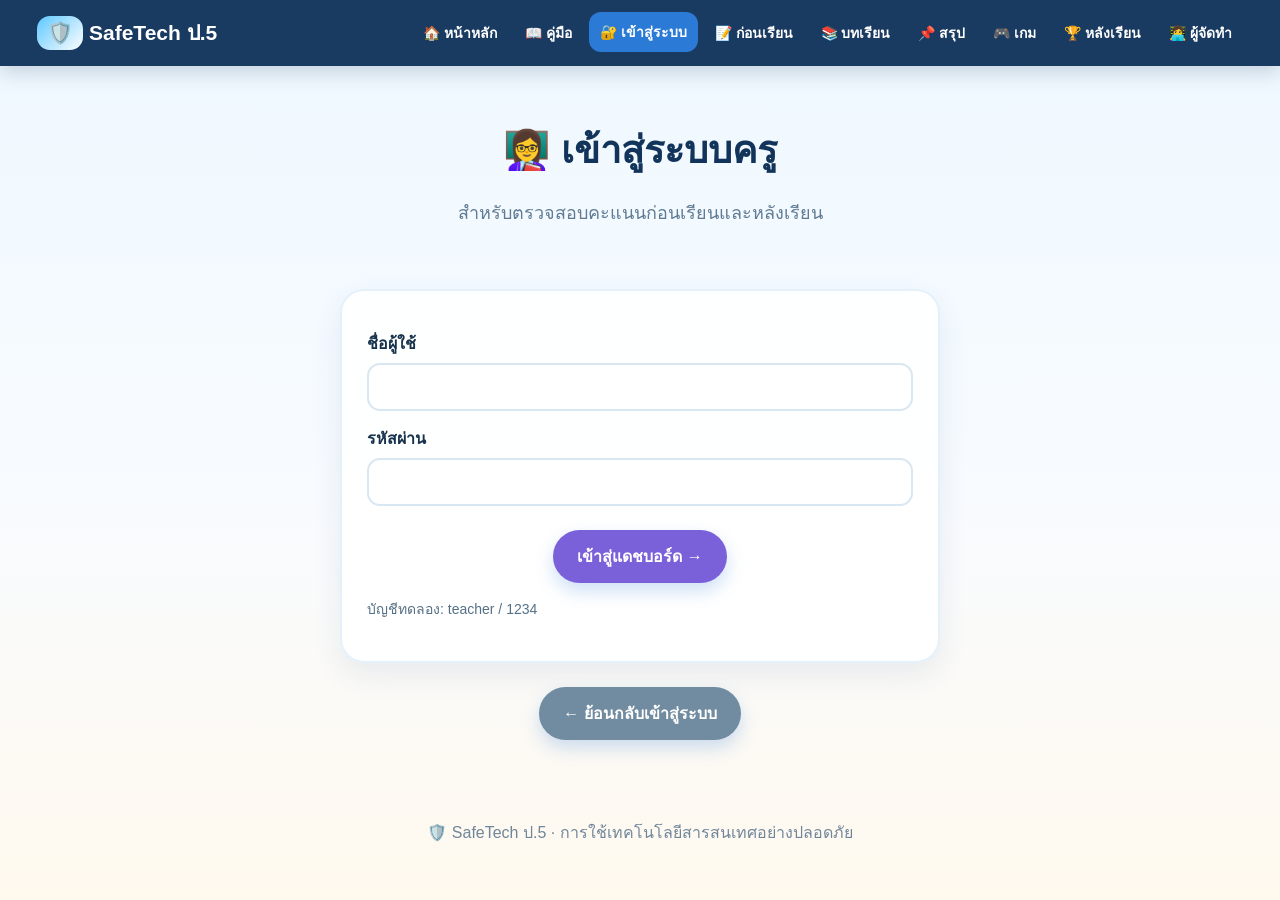
<file: teacher-login.html>
<!doctype html><html lang="th"><head><meta charset="UTF-8"><meta name="viewport" content="width=device-width,initial-scale=1.0"><title>ครู | SafeTech</title><link rel="stylesheet" href="style.css"></head><body><header class="header"><div class="header-inner"><div class="logo"><span>🛡️</span>SafeTech ป.5</div><nav class="nav"><a href="index.html">🏠 หน้าหลัก</a><a href="manual.html">📖 คู่มือ</a><a class="active" href="login.html">🔐 เข้าสู่ระบบ</a><a href="pretest.html">📝 ก่อนเรียน</a><a href="lessons.html">📚 บทเรียน</a><a href="summary.html">📌 สรุป</a><a href="game.html">🎮 เกม</a><a href="posttest.html">🏆 หลังเรียน</a><a href="creator.html">👩‍💻 ผู้จัดทำ</a></nav></div></header><main class="page-title"><h1>👩‍🏫 เข้าสู่ระบบครู</h1><p>สำหรับตรวจสอบคะแนนก่อนเรียนและหลังเรียน</p></main><section class="container"><div class="card form-card"><form id="teacherForm"><div class="field"><label>ชื่อผู้ใช้</label><input id="u" required></div><div class="field"><label>รหัสผ่าน</label><input id="p" type="password" required></div><div id="msg"></div><div class="btn-row"><button class="btn purple" type="submit">เข้าสู่แดชบอร์ด →</button></div></form><p class="small">บัญชีทดลอง: teacher / 1234</p></div><div class="btn-row"><a class="btn back" href="login.html">← ย้อนกลับเข้าสู่ระบบ</a></div></section><script>teacherForm.addEventListener('submit',e=>{e.preventDefault();if(u.value==='teacher'&&p.value==='1234'){sessionStorage.setItem('teacherAuth','1');location.href='teacher-dashboard.html'}else{msg.innerHTML='<div class="notice error">ชื่อผู้ใช้หรือรหัสผ่านไม่ถูกต้อง</div>'}})</script><footer class="footer">🛡️ SafeTech ป.5 · การใช้เทคโนโลยีสารสนเทศอย่างปลอดภัย</footer></body></html>
</file>
<file: style.css>
:root{
 --navy:#12345b;--blue:#1e73d8;--sky:#5ec8ff;--green:#2e9b55;--yellow:#ffd45a;--orange:#ff8a3d;--pink:#ff6fae;--purple:#7b61d9;--cream:#f7fbff;--ink:#17324d;--muted:#607b93;--white:#fff;
}
*{box-sizing:border-box}html{scroll-behavior:smooth}body{margin:0;font-family:"Tahoma","Noto Sans Thai",sans-serif;color:var(--ink);background:linear-gradient(180deg,#eef8ff 0%,#f8fbff 55%,#fff9ee 100%);min-height:100vh}
body:before,body:after{content:"";position:fixed;z-index:-1;border-radius:50%;filter:blur(1px);opacity:.45}.body:before{width:280px;height:280px;left:-90px;top:160px;background:#b8edff}.body:after{width:320px;height:320px;right:-100px;bottom:80px;background:#ffe9a8}
.header{position:sticky;top:0;z-index:50;background:rgba(18,52,91,.96);box-shadow:0 6px 20px rgba(18,52,91,.2)}
.header-inner{max-width:1250px;margin:auto;padding:13px 22px;display:flex;align-items:center;gap:20px}.logo{color:white;font-weight:900;font-size:21px;white-space:nowrap}.logo span{display:inline-block;background:linear-gradient(135deg,var(--sky),#fff);color:var(--navy);padding:5px 10px;border-radius:13px;margin-right:6px}
.nav{display:flex;gap:6px;flex-wrap:wrap;justify-content:flex-end;flex:1}.nav a{color:#fff;text-decoration:none;padding:9px 11px;border-radius:12px;font-weight:700;font-size:14px;transition:.2s}.nav a:hover,.nav a.active{background:#2b7bd6;transform:translateY(-1px)}
.hero{max-width:1250px;margin:28px auto;padding:55px 30px;border-radius:30px;background:radial-gradient(circle at 80% 20%,rgba(94,200,255,.35),transparent 28%),linear-gradient(135deg,#12345b,#1769b8);color:white;box-shadow:0 20px 45px rgba(18,52,91,.18);position:relative;overflow:hidden}.hero:after{content:"🛡️   💻   🌐   🔒   🎮";position:absolute;right:20px;bottom:12px;font-size:34px;opacity:.18;letter-spacing:18px}.hero h1{font-size:clamp(34px,5vw,58px);margin:0 0 14px}.hero p{font-size:20px;line-height:1.8;max-width:820px}.hero-badge{display:inline-block;background:var(--yellow);color:#6b4b00;padding:8px 15px;border-radius:999px;font-weight:900;margin-bottom:12px}
.page-title{max-width:1200px;margin:28px auto 18px;padding:25px 25px 8px;text-align:center}.page-title h1{font-size:38px;margin:0 0 8px;color:var(--navy)}.page-title p{color:var(--muted);font-size:18px}
.container{max-width:1200px;margin:0 auto;padding:18px 22px 50px}.grid{display:grid;grid-template-columns:repeat(3,1fr);gap:20px}.card{background:rgba(255,255,255,.94);border:2px solid #e4f0fa;border-radius:24px;padding:25px;box-shadow:0 12px 30px rgba(31,82,124,.09)}.card h2{margin-top:0;color:var(--navy)}.card p{line-height:1.8;color:#557086}.lesson-card{min-height:280px;display:flex;flex-direction:column;justify-content:space-between;position:relative;overflow:hidden}.lesson-card:before{content:"";position:absolute;right:-30px;top:-30px;width:110px;height:110px;border-radius:50%;background:#e3f6ff}.lesson-no{display:inline-block;padding:6px 12px;border-radius:999px;background:#e8f4ff;color:#1769b8;font-weight:900;margin-bottom:12px}.lesson-card.locked{opacity:.58;filter:saturate(.7)}
.btn-row{display:flex;gap:12px;justify-content:center;flex-wrap:wrap;margin:24px 0 5px}.btn{display:inline-block;text-decoration:none;border:0;cursor:pointer;padding:14px 24px;border-radius:999px;background:var(--blue);color:#fff;font-weight:900;font-size:16px;box-shadow:0 8px 18px rgba(30,115,216,.22);transition:.2s}.btn:hover{transform:translateY(-2px);filter:brightness(1.04)}.btn.green{background:var(--green)}.btn.orange{background:var(--orange)}.btn.yellow{background:var(--yellow);color:#624600}.btn.purple{background:var(--purple)}.btn.back{background:#718ba0}.btn.disabled{background:#aab8c3;cursor:not-allowed;box-shadow:none}.small{font-size:14px;color:#71879a}.notice{padding:16px 18px;border-radius:16px;background:#fff8d9;border:1px solid #f0d36a;color:#6e5700;margin:18px 0}.success{background:#e8f8ee;border-color:#8bd0a4;color:#1d6b38}.error{background:#fff0f0;border-color:#f0aaaa;color:#a23a3a}
.backbar{max-width:1200px;margin:0 auto;padding:0 22px}.progress{height:13px;background:#e6eff6;border-radius:999px;overflow:hidden;margin:16px 0 24px}.progress span{display:block;height:100%;background:linear-gradient(90deg,var(--sky),var(--blue),var(--purple));border-radius:999px}
.slide-shell{max-width:1200px;margin:0 auto;padding:20px 22px 55px}.slide-frame{background:#102f4e;border-radius:28px;padding:22px;box-shadow:0 20px 45px rgba(16,47,78,.18);color:#fff}.slide-img{display:block;width:100%;height:auto;max-height:68vh;object-fit:contain;background:#eef6ff;border-radius:18px}.slide-count{text-align:center;font-weight:900;font-size:22px;margin:15px 0}.slide-actions{display:flex;justify-content:center;gap:15px;flex-wrap:wrap}.slide-note{text-align:center;color:#d8e9f8;font-size:14px;margin-top:12px}
.summary-box{text-align:center}.summary-img{display:block;width:100%;max-height:76vh;object-fit:contain;background:#edf6ff;border-radius:22px;cursor:zoom-in;border:3px solid #d9ebfa}.image-modal{display:none;position:fixed;inset:0;background:rgba(6,27,46,.9);z-index:100;align-items:center;justify-content:center;padding:25px}.image-modal img{max-width:95vw;max-height:90vh;border-radius:18px}.close-modal{position:absolute;top:15px;right:25px;color:white;font-size:48px;cursor:pointer}
.form-card{max-width:600px;margin:0 auto}.field{margin:15px 0}.field label{display:block;font-weight:800;margin-bottom:7px}.field input,.field select{width:100%;padding:13px 14px;border:2px solid #d8e7f2;border-radius:13px;font-size:16px;outline:none}.field input:focus,.field select:focus{border-color:var(--blue);box-shadow:0 0 0 4px rgba(30,115,216,.1)}
.quiz{max-width:850px;margin:0 auto}.question{background:white;border:2px solid #e2edf5;border-radius:22px;padding:22px;margin-bottom:18px;box-shadow:0 10px 25px rgba(31,82,124,.07)}.question h3{margin-top:0}.option{display:block;padding:12px 14px;border:2px solid #e1edf5;border-radius:13px;margin:9px 0;cursor:pointer}.option:hover{border-color:#8fc7f3;background:#f4fbff}.result{font-size:20px;font-weight:900;text-align:center;padding:20px;border-radius:18px;background:#edf8ff}
.game-board{display:grid;grid-template-columns:repeat(2,1fr);gap:18px}.game-card{background:white;border-radius:22px;padding:20px;border:3px solid #e6eef6}.game-card button{width:100%;text-align:left;margin:7px 0;padding:13px;border:2px solid #dce9f2;background:#fff;border-radius:13px;cursor:pointer;font-weight:700}.game-card button:hover{background:#eef8ff}.game-card button.correct{background:#dff6e6;border-color:#58b978}.game-card button.wrong{background:#ffe3e3;border-color:#ef8888}
.creator{display:grid;grid-template-columns:1.1fr 1fr;gap:25px;align-items:center}.creator img{width:100%;max-height:560px;object-fit:contain;background:#eef6ff;border-radius:24px}.table-wrap{overflow:auto}.score-table{width:100%;border-collapse:collapse;background:white;border-radius:15px;overflow:hidden}.score-table th,.score-table td{padding:12px;border-bottom:1px solid #e6eef5;text-align:center}.score-table th{background:#12345b;color:white}
.footer{text-align:center;padding:25px;color:#70869a}.route-box{max-width:850px;margin:0 auto}.route{display:grid;grid-template-columns:repeat(4,1fr);gap:10px;margin:25px 0}.route div{background:white;border:2px solid #dfeef7;border-radius:18px;padding:16px;text-align:center;font-weight:900}.route .done{background:#e8f8ee;border-color:#8bd0a4}.route .now{background:#e9f3ff;border-color:#71b6ef}
@media(max-width:900px){.header-inner{align-items:flex-start;flex-direction:column}.nav{justify-content:flex-start}.grid,.game-board,.creator{grid-template-columns:1fr}.route{grid-template-columns:repeat(2,1fr)}.hero{margin:15px}.page-title{margin-top:15px}.hero h1{font-size:38px}}
@media(max-width:560px){.nav a{font-size:12px;padding:7px 8px}.container,.slide-shell{padding-left:12px;padding-right:12px}.hero{padding:35px 20px}.route{grid-template-columns:1fr}.slide-frame{padding:12px}}

/* Lesson slides: 8 image files per lesson, stored beside the HTML files. */
.slide-img{aspect-ratio:16/9;object-fit:contain;min-height:260px}
.slide-img[src^="lessons"]{background:#fff}
@media(max-width:700px){.slide-img{min-height:180px;aspect-ratio:16/10}}
</file>
